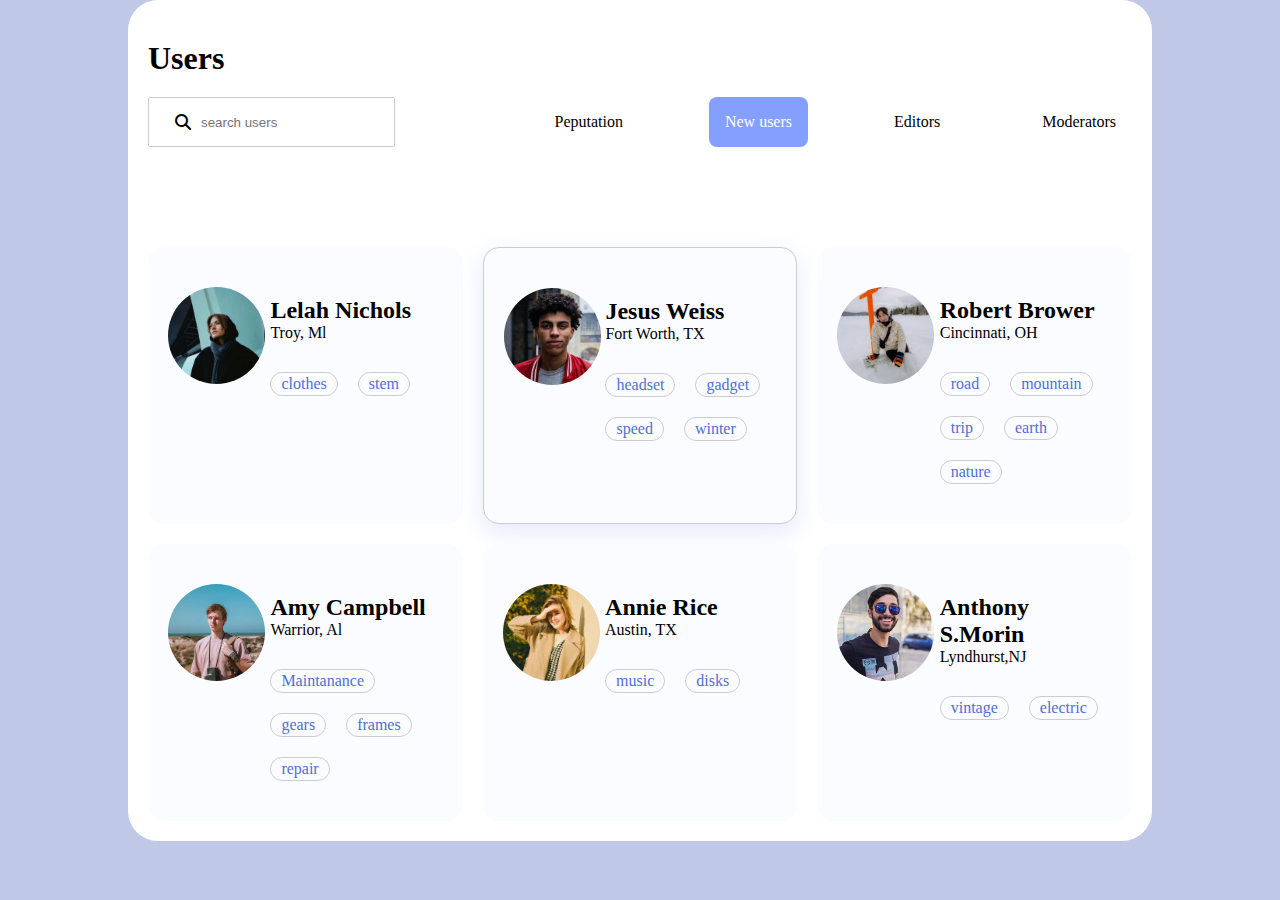
<file: ui-ux/index.html>
<!DOCTYPE html>
<html lang="en">
<head>
    <meta charset="UTF-8">
    <meta http-equiv="X-UA-Compatible" content="IE=edge">
    <meta name="viewport" content="width=device-width, initial-scale=1.0">
    <title>Document</title>
    <link rel="stylesheet" href="https://cdnjs.cloudflare.com/ajax/libs/font-awesome/6.2.1/css/all.min.css">
    <link rel="stylesheet" href="./style.css">
</head>
<body>
    <div class="container">
        <h1>Users</h1>
        <div class="header">
            <div class="left">
                <div class="left-search">
                    <i class="fa-solid fa-magnifying-glass"></i>
                <input type="text" placeholder="search users">
                </div>
            </div>
            <div class="right">
                <ul class="list">
                    <li>Peputation</li>
                    <li>New users</li>
                    <li>Editors</li>
                    <li>Moderators</li>
                </ul>
            </div>
        </div>
        <div class="main">
            <div class="box box1">
                <div class="img">
                    
                </div>
                <div class="content">
                    <h2>Lelah Nichols</h2>
                    <p>Troy, Ml</p>
                    <ul>
                        <li>clothes</li>
                        <li>stem</li>
                    </ul>
                </div>
            </div>
            <div class="box box2">
                <div class="img">
                    
                </div>
                <div class="content">
                    <h2>Jesus Weiss</h2>
                    <p>Fort Worth, TX</p>
                    <ul>
                        <li>headset</li>
                        <li>gadget</li>
                        <li>speed</li>
                        <li>winter</li>
                    </ul>
                </div>
            </div>
            <div class="box box3">
                <div class="img">
                    
                </div>
                <div class="content">
                    <h2>Robert Brower</h2>
                    <p>Cincinnati, OH</p>
                    <ul>
                        <li>road</li>
                        <li>mountain</li>
                        <li>trip</li>
                        <li>earth</li>
                        <li>nature</li>
                    </ul>
                </div>
            </div>
            <div class="box box4">
                <div class="img">
                    
                </div>
                <div class="content">
                    <h2>Amy Campbell</h2>
                    <p>Warrior, Al</p>
                    <ul>
                        <li>Maintanance</li>
                        <li>gears</li>
                        <li>frames</li>
                        <li>repair</li>
                    </ul>
                </div>
            </div>
            <div class="box box5">
                <div class="img">
                    
                </div>
                <div class="content">
                    <h2>Annie Rice</h2>
                    <p>Austin, TX</p>
                    <ul>
                        <li>music</li>
                        <li>disks</li>
                    </ul>
                </div>
            </div>
            <div class="box box6">
                <div class="img">
                    
                </div>
                <div class="content">
                    <h2>Anthony S.Morin</h2>
                    <p>Lyndhurst,NJ</p>
                    <ul>
                        <li>vintage</li>
                        <li>electric</li>
                    </ul>
                </div>
            </div>
        </div>
    </div>
</body>
</html>
</file>
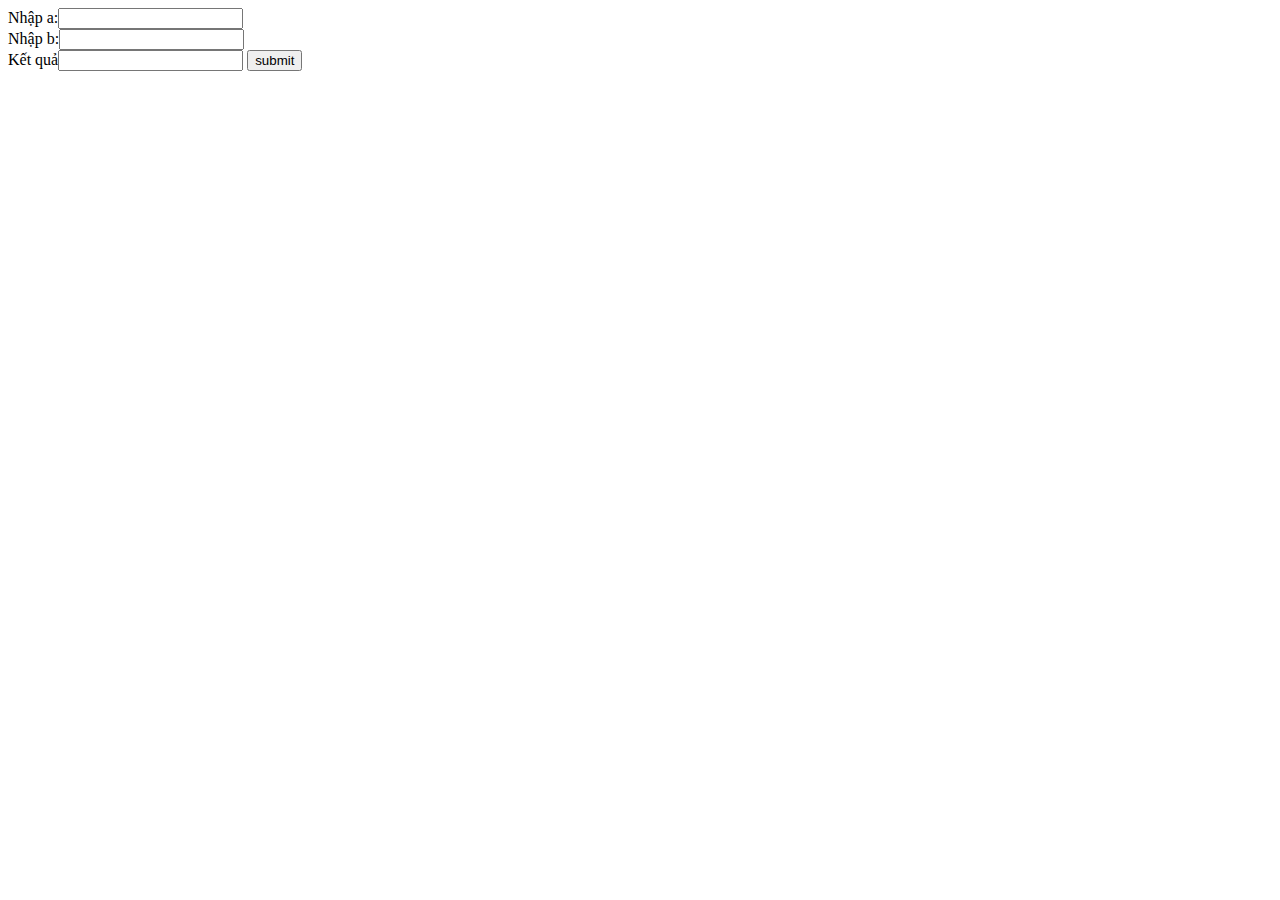
<file: bt1.html>
<!DOCTYPE html>
<html lang="en">
  <head>
    <meta charset="UTF-8" />
    <meta http-equiv="X-UA-Compatible" content="IE=edge" />
    <meta name="viewport" content="width=device-width, initial-scale=1.0" />
    <title>Document</title>
  </head>
  <body>
    <label for="">Nhập a:</label><input type="text" id="number1" /><br>
    <label for="">Nhập b:</label><input type="text" id="number2" /><br>
    <label for="">Kết quả</label><input type="text" id="result" />
    <button onclick="nto()">submit</button>
    <script>
      function checkngto(n) {
        for (let i = 2; i <= Math.sqrt(n); i++) {
          if (n % i == 0) return false;
        }
        return true;
      }
      function nto() {
        var a = document.getElementById("number1").value;
        var b = document.getElementById("number2").value;
        a = Number(a);
        b = Number(b);
        var sum = 0;
        var check = 1;
        for (let i = a; i <= b; i++) {
          if (checkngto(i) == true) {
            sum += i;
          }
        }
        document.getElementById("result").value = sum;
      }
    </script>
  </body>
</html>
</file>
<file: ui-ux/style.css>
* {
    margin: 0;
    padding: 0;
    box-sizing: border-box;
}
body {
    
    font-family: 'Poppins';
    background-color: #BFC8E6;
}
.container {
    width: 80%;
    margin: auto;
    background-color: white;
    padding: 20px;
    border-radius: 30px;
}
h1 {
    margin: 20px 0;
}
.header {
    display: flex;
    justify-content: space-between;
    align-items: center;
    margin-bottom: 100px;
}
.left-search {
    border: 1px solid #ccc;
    border-radius: 2px;
    padding: 16px;
    background-color: white;
    display: flex;
    align-items: center;
    
}
.left-search i {
    padding:0 10px ;
}
input[type=text] {
    border: none;
    outline: none;
}
.right .list {
    list-style: none;
    display: flex;
    gap: 70px;
}
.list li {
    font-size: 16px;
    padding: 16px;
}
.list li:nth-child(2) {
    background-color: #849FFF;
    border-radius: 8px;
    color: white;
}
.box1 .img {
    width: 97px;
    height: 97px;
    border-radius: 50%;
    background: url(./img/1.png) center no-repeat;
    background-size: cover;
}
.box2 .img {
    width: 97px;
    height: 97px;
    border-radius: 50%;
    background: url(./img/225faee70e15159236035178cca54a11.png) center no-repeat;
    background-size: cover;
    
}
.box3 .img {
    width: 97px;
    height: 97px;
    border-radius: 50%;
    background: url(./img/3.png) center no-repeat;
    background-size: cover;
}
.box4 .img {
    width: 97px;
    height: 97px;
    border-radius: 50%;
    background: url(./img/4.png) center no-repeat;
    background-size: cover;
}
.box5 .img {
    width: 97px;
    height: 97px;
    border-radius: 50%;
    background: url(./img/5.png) center no-repeat;
    background-size: cover;
}
.box6 .img {
    width: 97px;
    height: 97px;
    border-radius: 50%;
    background: url(./img/6.png) center no-repeat;
    background-size: cover;
}
.main {
    display: grid;
    grid-template-columns: repeat(auto-fit, minmax(300px,1fr));
    gap: 20px;
}
.box {
    gap: 20px;
    padding: 40px 20px;
    display: grid;
    grid-template-columns: 30% 64%;
    background-color: #FBFCFF;
    border-radius: 16px;

}
.box2 {
    border: 1px solid #ccc;
    border-radius: 16px;
    box-shadow: 0px 8px 23px rgba(218, 224, 249, 0.7);
    
}
.box ul {
    list-style: none;
    display: flex;
    gap: 20px;
    flex-wrap: wrap;
}
.box ul li {
    border-radius: 30px;
    color: #516FD4;
    border: 1px solid #ccc;
    padding: 2px 10px;
}
.content h2{
   padding-top:10px ;
}
.content p {
    margin-bottom: 30px;
}
</file>
